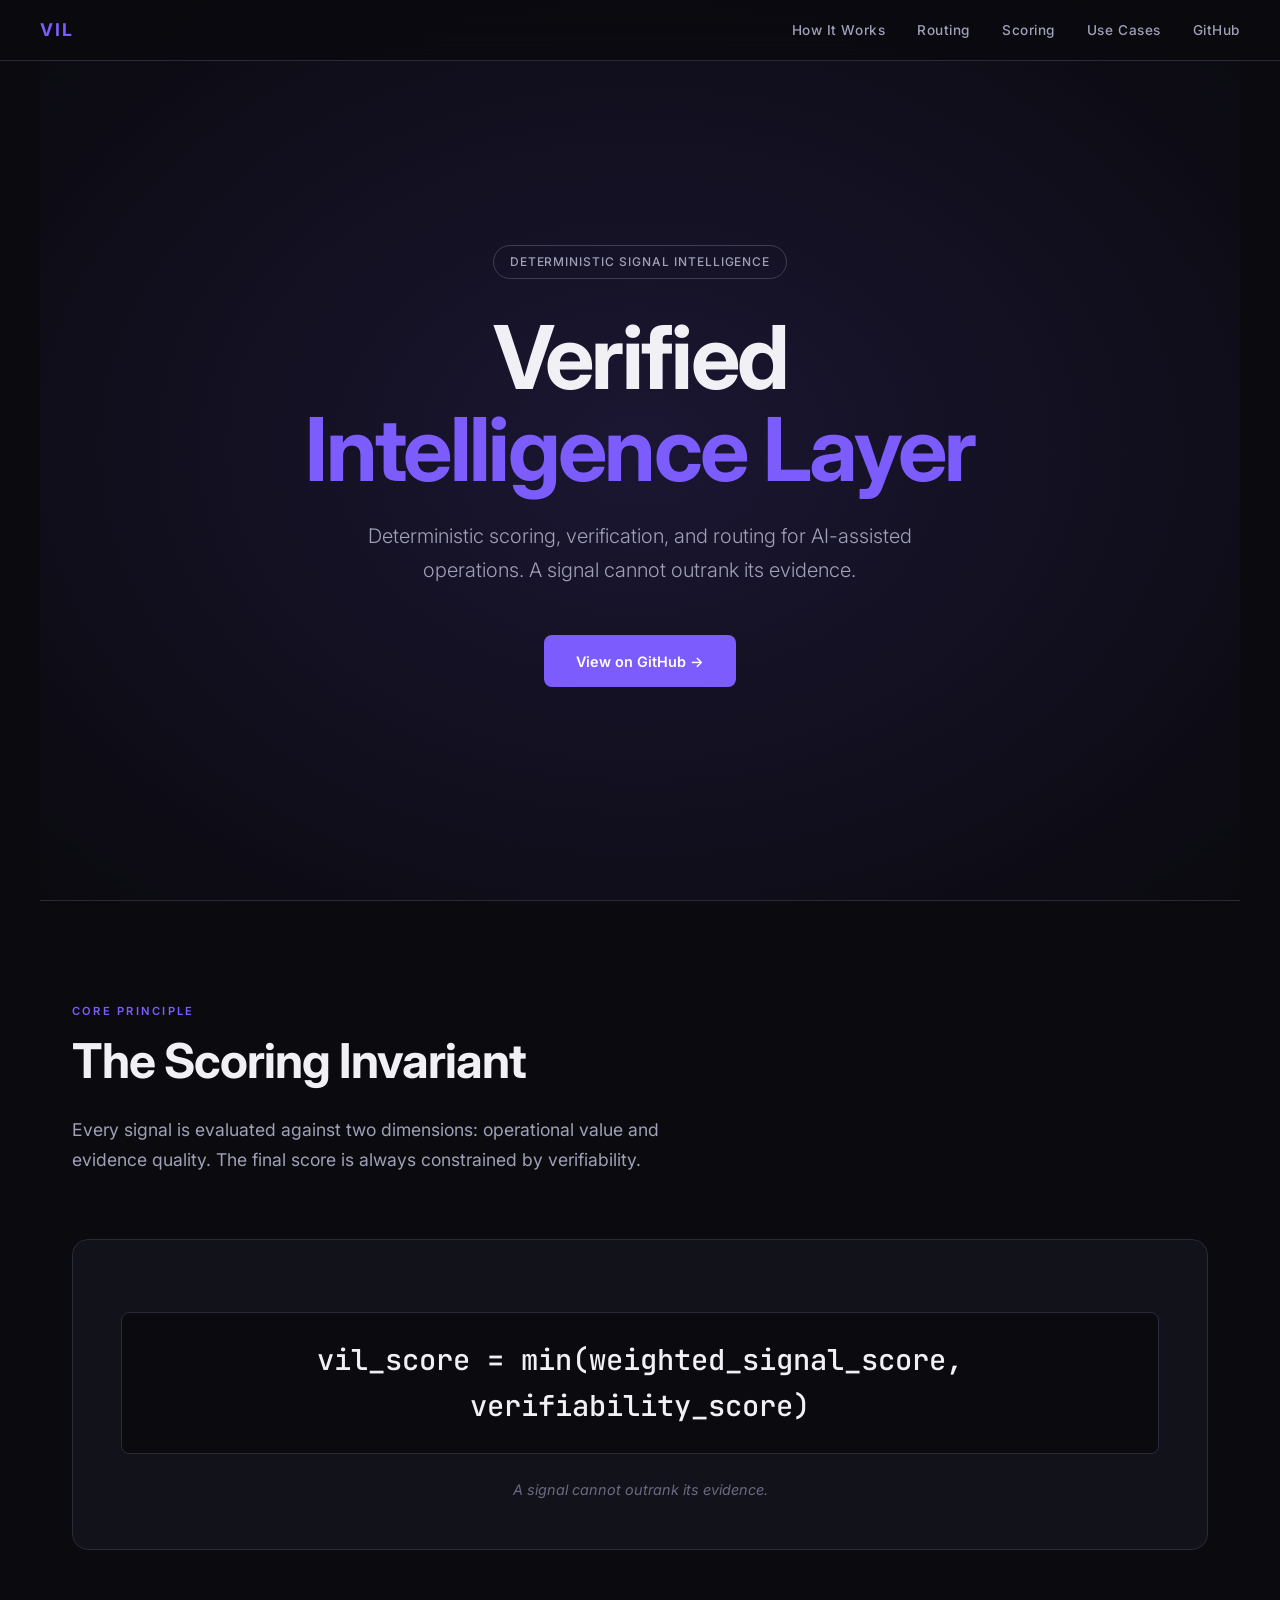
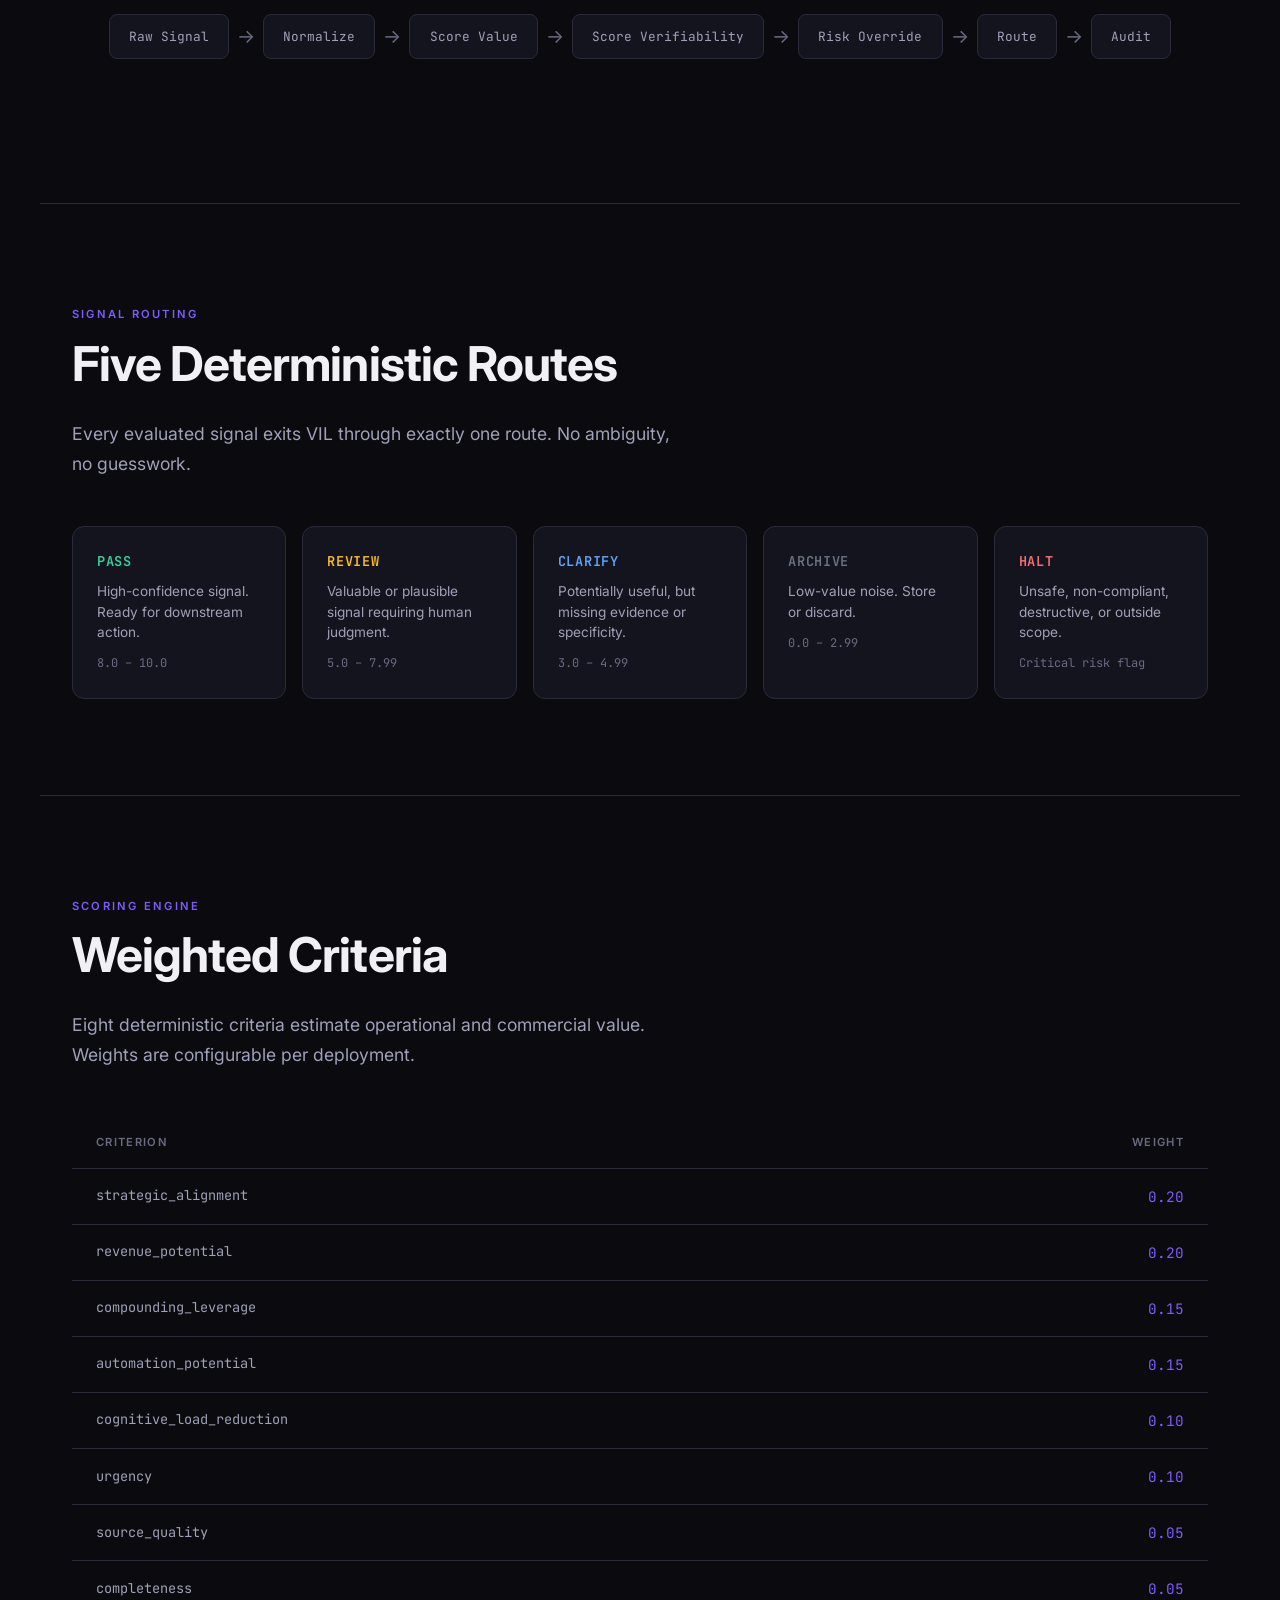
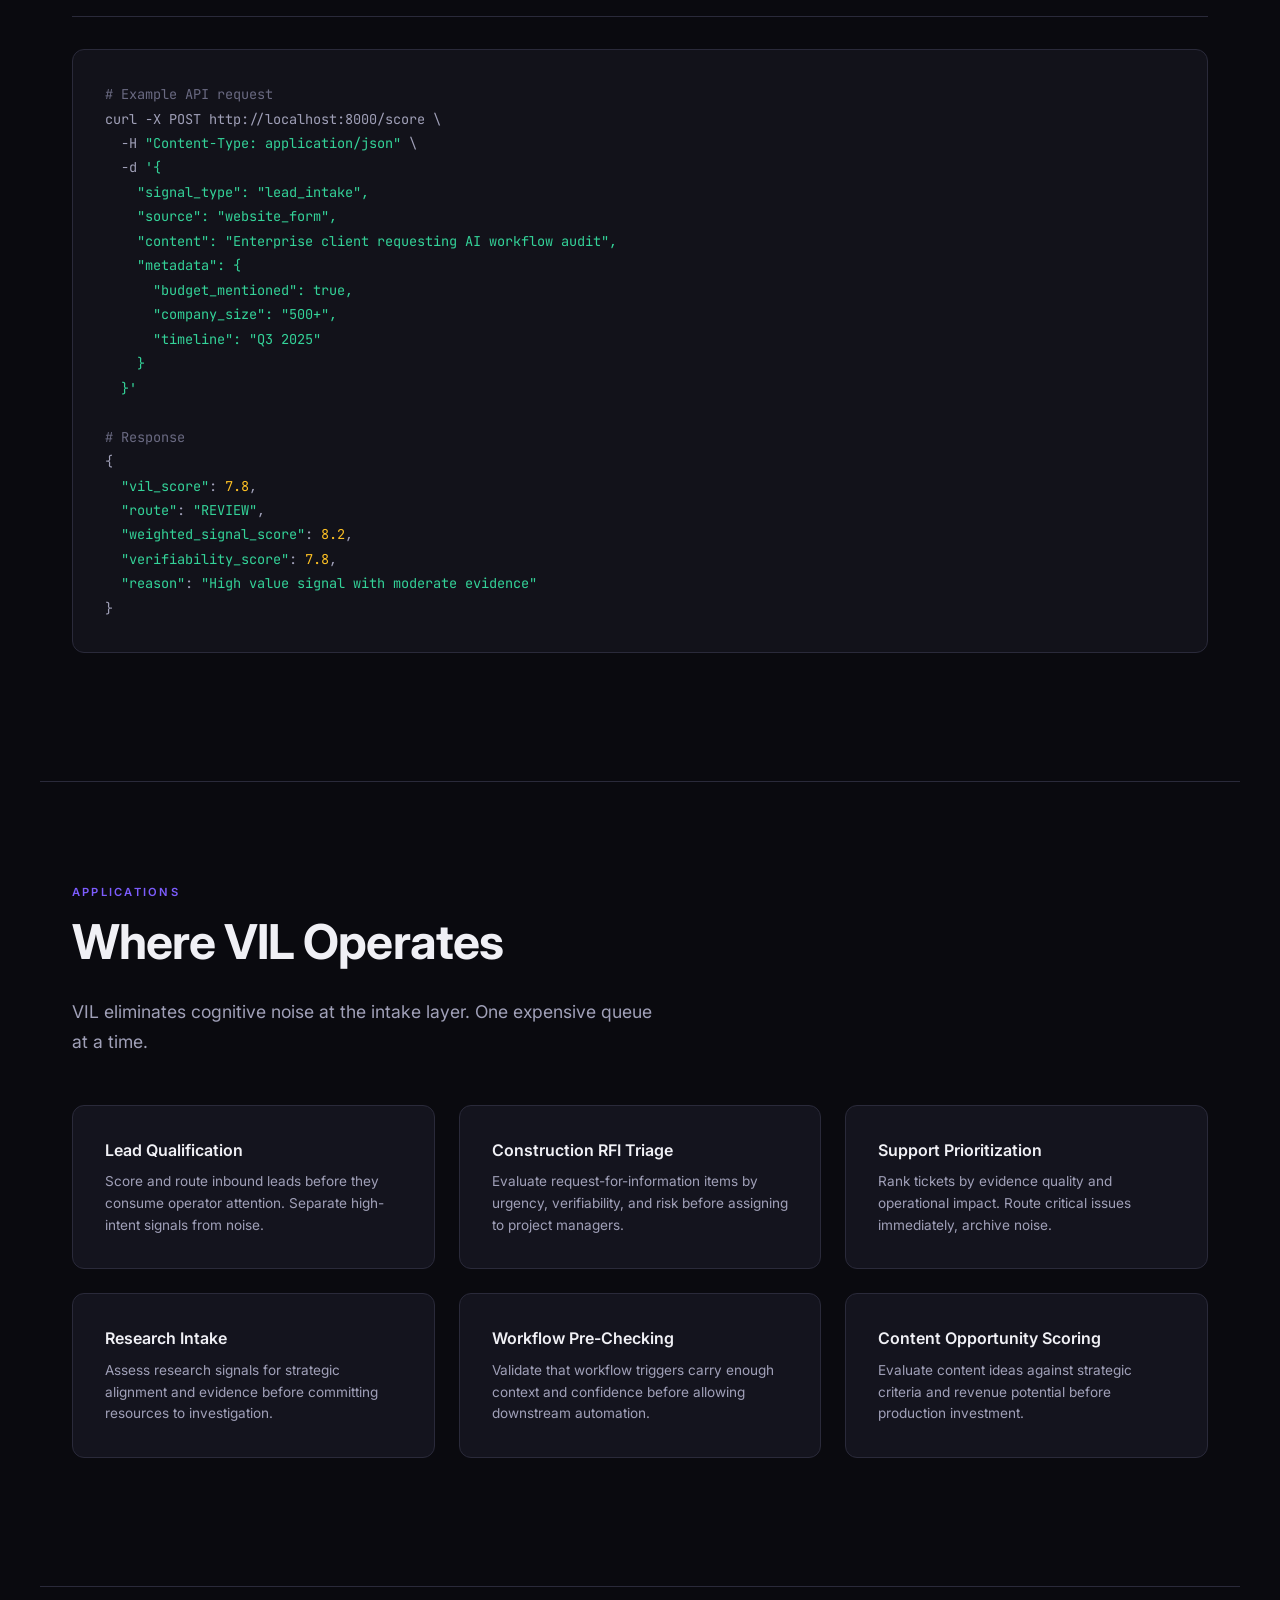
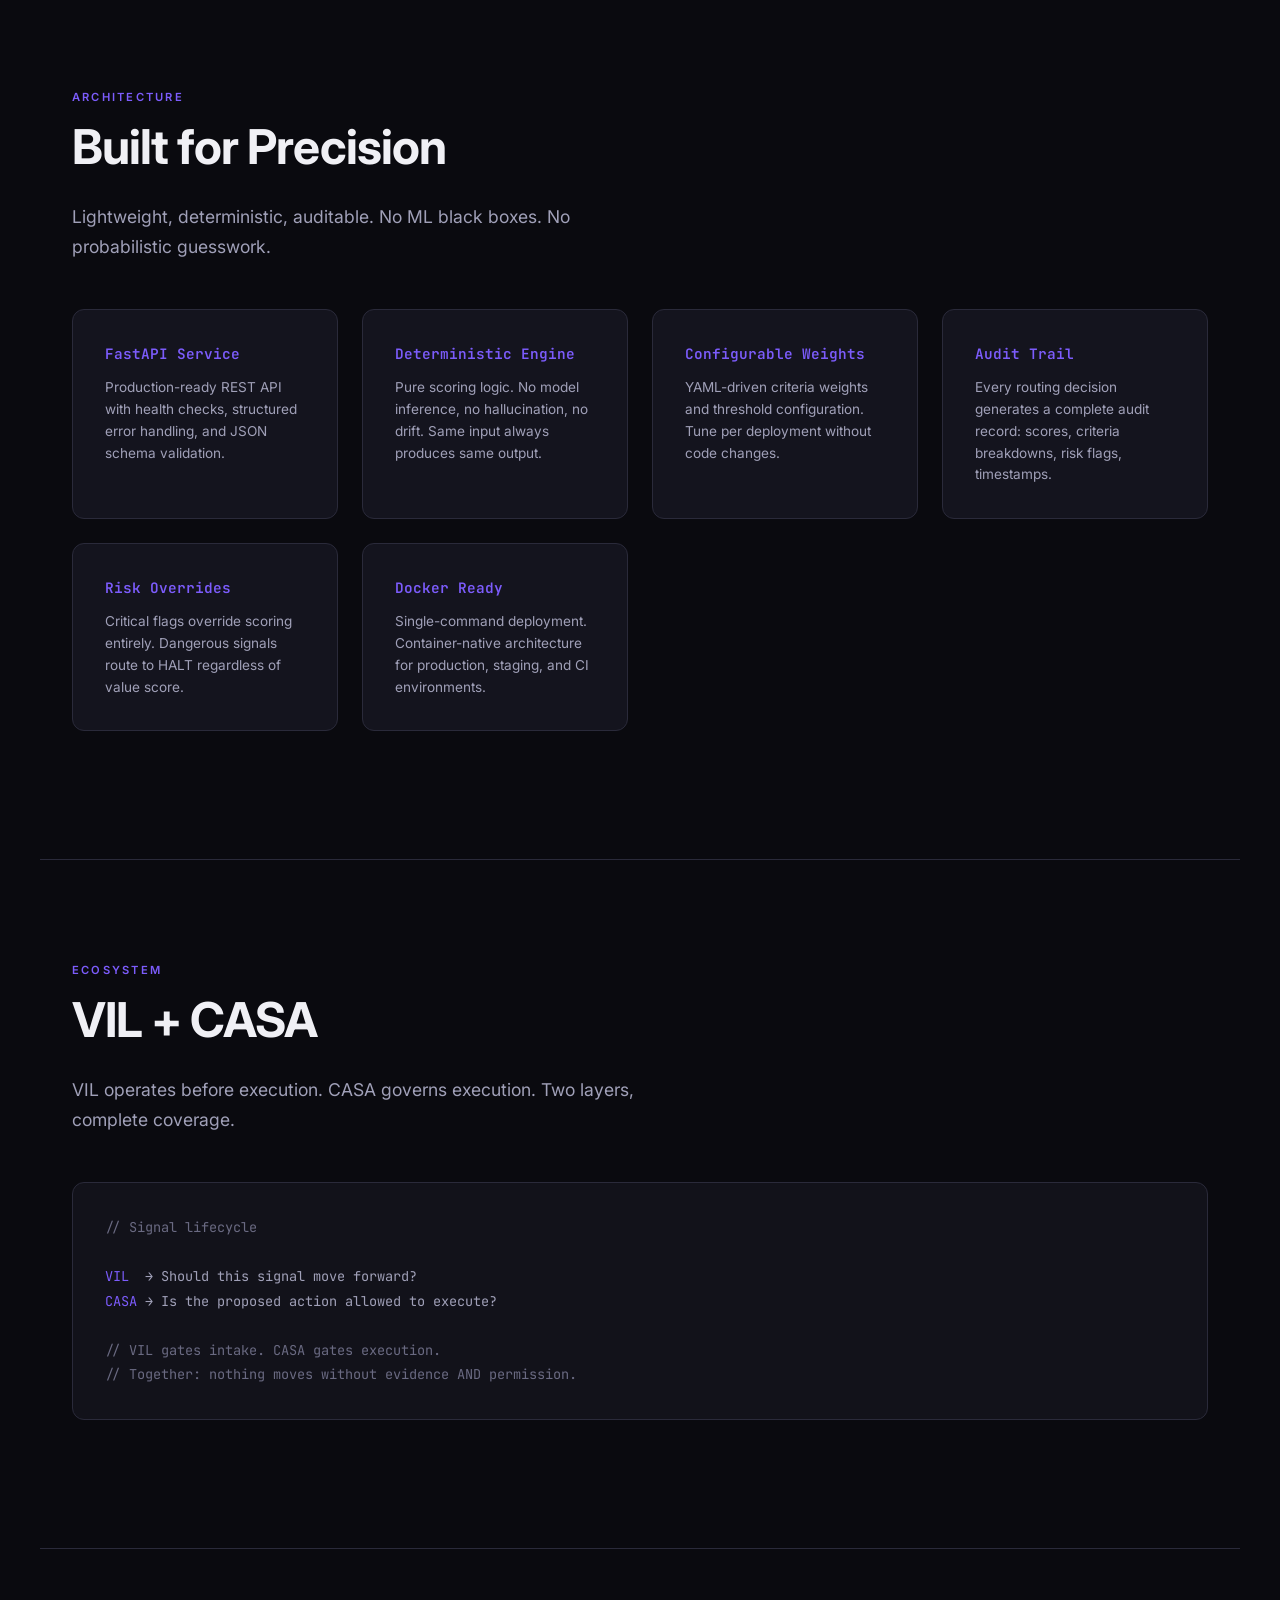
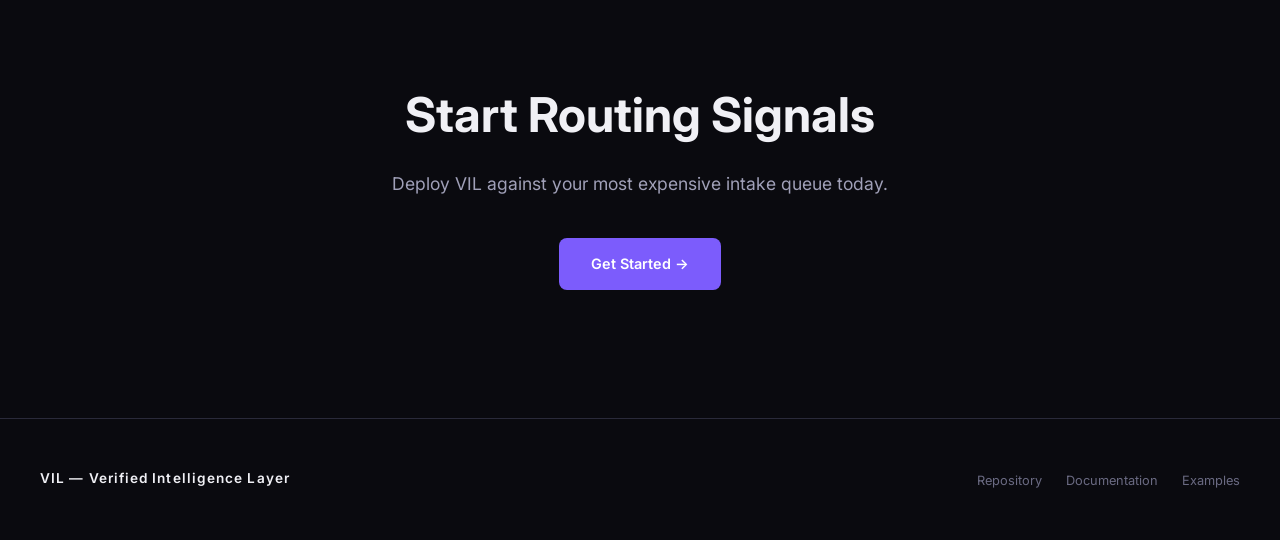
<file: site/index.html>
<!DOCTYPE html>
<html lang="en">
<head>
    <meta charset="UTF-8">
    <meta name="viewport" content="width=device-width, initial-scale=1.0">
    <title>VIL — Verified Intelligence Layer</title>
    <meta name="description" content="Deterministic signal scoring, verification, routing, and audit for AI-assisted operations.">
    <link rel="preconnect" href="https://fonts.googleapis.com">
    <link rel="preconnect" href="https://fonts.gstatic.com" crossorigin>
    <link href="https://fonts.googleapis.com/css2?family=Inter:wght@300;400;500;600;700&family=JetBrains+Mono:wght@400;500&display=swap" rel="stylesheet">
    <style>
        :root {
            --bg-primary: #0a0a0f;
            --bg-secondary: #12121a;
            --bg-tertiary: #1a1a26;
            --bg-card: #14141e;
            --border: #2a2a3a;
            --border-accent: #3d3d55;
            --text-primary: #f0f0f5;
            --text-secondary: #a0a0b8;
            --text-muted: #6a6a82;
            --accent: #7c5cfc;
            --accent-dim: #5a3fd4;
            --accent-glow: rgba(124, 92, 252, 0.15);
            --pass: #34d399;
            --review: #fbbf24;
            --clarify: #60a5fa;
            --archive: #6b7280;
            --halt: #f87171;
            --font-sans: 'Inter', -apple-system, BlinkMacSystemFont, sans-serif;
            --font-mono: 'JetBrains Mono', 'Fira Code', monospace;
        }

        * { margin: 0; padding: 0; box-sizing: border-box; }

        html { scroll-behavior: smooth; }

        body {
            font-family: var(--font-sans);
            background: var(--bg-primary);
            color: var(--text-primary);
            line-height: 1.6;
            -webkit-font-smoothing: antialiased;
        }

        /* Navigation */
        nav {
            position: fixed;
            top: 0;
            left: 0;
            right: 0;
            z-index: 100;
            padding: 1rem 2rem;
            background: rgba(10, 10, 15, 0.85);
            backdrop-filter: blur(20px);
            border-bottom: 1px solid var(--border);
        }

        .nav-inner {
            max-width: 1200px;
            margin: 0 auto;
            display: flex;
            justify-content: space-between;
            align-items: center;
        }

        .nav-brand {
            font-size: 1.1rem;
            font-weight: 700;
            letter-spacing: 0.12em;
            color: var(--text-primary);
            text-decoration: none;
        }

        .nav-brand span { color: var(--accent); }

        .nav-links {
            display: flex;
            gap: 2rem;
            list-style: none;
        }

        .nav-links a {
            color: var(--text-secondary);
            text-decoration: none;
            font-size: 0.85rem;
            font-weight: 500;
            letter-spacing: 0.04em;
            transition: color 0.2s;
        }

        .nav-links a:hover { color: var(--text-primary); }

        /* Hero */
        .hero {
            min-height: 100vh;
            display: flex;
            align-items: center;
            justify-content: center;
            text-align: center;
            padding: 6rem 2rem 4rem;
            position: relative;
            overflow: hidden;
        }

        .hero::before {
            content: '';
            position: absolute;
            top: -50%;
            left: -50%;
            width: 200%;
            height: 200%;
            background: radial-gradient(ellipse at center, var(--accent-glow) 0%, transparent 50%);
            animation: pulse 8s ease-in-out infinite;
        }

        @keyframes pulse {
            0%, 100% { opacity: 0.4; transform: scale(1); }
            50% { opacity: 0.7; transform: scale(1.05); }
        }

        .hero-content {
            position: relative;
            z-index: 1;
            max-width: 800px;
        }

        .hero-badge {
            display: inline-block;
            padding: 0.4rem 1rem;
            border: 1px solid var(--border-accent);
            border-radius: 100px;
            font-size: 0.75rem;
            font-weight: 500;
            letter-spacing: 0.08em;
            color: var(--text-secondary);
            margin-bottom: 2rem;
            text-transform: uppercase;
        }

        .hero h1 {
            font-size: clamp(3rem, 8vw, 5.5rem);
            font-weight: 700;
            letter-spacing: -0.03em;
            line-height: 1.05;
            margin-bottom: 1.5rem;
        }

        .hero h1 .accent { color: var(--accent); }

        .hero-sub {
            font-size: 1.25rem;
            color: var(--text-secondary);
            font-weight: 300;
            max-width: 600px;
            margin: 0 auto 3rem;
            line-height: 1.7;
        }

        .hero-cta {
            display: inline-flex;
            align-items: center;
            gap: 0.5rem;
            padding: 0.9rem 2rem;
            background: var(--accent);
            color: #fff;
            border-radius: 8px;
            text-decoration: none;
            font-weight: 600;
            font-size: 0.9rem;
            transition: all 0.2s;
            border: none;
            cursor: pointer;
        }

        .hero-cta:hover {
            background: var(--accent-dim);
            transform: translateY(-1px);
            box-shadow: 0 8px 30px rgba(124, 92, 252, 0.3);
        }

        /* Sections */
        section {
            padding: 6rem 2rem;
            max-width: 1200px;
            margin: 0 auto;
        }

        .section-label {
            font-size: 0.7rem;
            font-weight: 600;
            letter-spacing: 0.2em;
            text-transform: uppercase;
            color: var(--accent);
            margin-bottom: 1rem;
        }

        .section-title {
            font-size: clamp(2rem, 4vw, 3rem);
            font-weight: 700;
            letter-spacing: -0.02em;
            margin-bottom: 1rem;
        }

        .section-desc {
            font-size: 1.1rem;
            color: var(--text-secondary);
            max-width: 600px;
            line-height: 1.7;
            margin-bottom: 3rem;
        }

        /* Invariant Block */
        .invariant {
            background: var(--bg-secondary);
            border: 1px solid var(--border);
            border-radius: 16px;
            padding: 3rem;
            text-align: center;
            margin: 4rem 0;
        }

        .invariant-formula {
            font-family: var(--font-mono);
            font-size: clamp(1.2rem, 3vw, 1.8rem);
            font-weight: 500;
            color: var(--text-primary);
            margin: 1.5rem 0;
            padding: 1.5rem;
            background: var(--bg-primary);
            border-radius: 8px;
            border: 1px solid var(--border);
        }

        .invariant-note {
            color: var(--text-muted);
            font-size: 0.9rem;
            font-style: italic;
        }

        /* Flow Diagram */
        .flow {
            display: flex;
            align-items: center;
            justify-content: center;
            flex-wrap: wrap;
            gap: 0.5rem;
            margin: 3rem 0;
        }

        .flow-step {
            padding: 0.7rem 1.2rem;
            background: var(--bg-card);
            border: 1px solid var(--border);
            border-radius: 8px;
            font-family: var(--font-mono);
            font-size: 0.8rem;
            color: var(--text-secondary);
            white-space: nowrap;
        }

        .flow-arrow {
            color: var(--text-muted);
            font-size: 1.2rem;
        }

        /* Route Cards */
        .routes-grid {
            display: grid;
            grid-template-columns: repeat(auto-fit, minmax(200px, 1fr));
            gap: 1rem;
        }

        .route-card {
            background: var(--bg-card);
            border: 1px solid var(--border);
            border-radius: 12px;
            padding: 1.5rem;
            transition: border-color 0.2s, transform 0.2s;
        }

        .route-card:hover {
            border-color: var(--border-accent);
            transform: translateY(-2px);
        }

        .route-card .route-name {
            font-family: var(--font-mono);
            font-size: 0.85rem;
            font-weight: 600;
            letter-spacing: 0.05em;
            margin-bottom: 0.5rem;
        }

        .route-card .route-desc {
            font-size: 0.85rem;
            color: var(--text-secondary);
            line-height: 1.5;
        }

        .route-card .route-score {
            font-family: var(--font-mono);
            font-size: 0.75rem;
            color: var(--text-muted);
            margin-top: 0.75rem;
        }

        .route-pass .route-name { color: var(--pass); }
        .route-review .route-name { color: var(--review); }
        .route-clarify .route-name { color: var(--clarify); }
        .route-archive .route-name { color: var(--archive); }
        .route-halt .route-name { color: var(--halt); }

        /* Criteria Table */
        .criteria-table {
            width: 100%;
            border-collapse: collapse;
            margin: 2rem 0;
        }

        .criteria-table th,
        .criteria-table td {
            padding: 1rem 1.5rem;
            text-align: left;
            border-bottom: 1px solid var(--border);
        }

        .criteria-table th {
            font-size: 0.7rem;
            font-weight: 600;
            letter-spacing: 0.12em;
            text-transform: uppercase;
            color: var(--text-muted);
        }

        .criteria-table td {
            font-size: 0.9rem;
        }

        .criteria-table td:first-child {
            font-family: var(--font-mono);
            font-size: 0.85rem;
            color: var(--text-secondary);
        }

        .criteria-table td:last-child {
            font-family: var(--font-mono);
            color: var(--accent);
            text-align: right;
        }

        .criteria-table tr:hover td {
            background: var(--bg-secondary);
        }

        /* Use Cases */
        .use-cases {
            display: grid;
            grid-template-columns: repeat(auto-fit, minmax(280px, 1fr));
            gap: 1.5rem;
            margin: 2rem 0;
        }

        .use-case {
            padding: 2rem;
            background: var(--bg-card);
            border: 1px solid var(--border);
            border-radius: 12px;
            transition: border-color 0.2s;
        }

        .use-case:hover { border-color: var(--border-accent); }

        .use-case h3 {
            font-size: 1rem;
            font-weight: 600;
            margin-bottom: 0.5rem;
        }

        .use-case p {
            font-size: 0.85rem;
            color: var(--text-secondary);
            line-height: 1.6;
        }

        /* Code Block */
        .code-block {
            background: var(--bg-secondary);
            border: 1px solid var(--border);
            border-radius: 12px;
            padding: 2rem;
            overflow-x: auto;
            margin: 2rem 0;
        }

        .code-block pre {
            font-family: var(--font-mono);
            font-size: 0.85rem;
            line-height: 1.8;
            color: var(--text-secondary);
        }

        .code-block .comment { color: var(--text-muted); }
        .code-block .keyword { color: var(--accent); }
        .code-block .string { color: var(--pass); }
        .code-block .number { color: var(--review); }

        /* Architecture */
        .arch-grid {
            display: grid;
            grid-template-columns: repeat(auto-fit, minmax(250px, 1fr));
            gap: 1.5rem;
            margin: 2rem 0;
        }

        .arch-item {
            padding: 2rem;
            background: var(--bg-card);
            border: 1px solid var(--border);
            border-radius: 12px;
        }

        .arch-item h3 {
            font-family: var(--font-mono);
            font-size: 0.9rem;
            font-weight: 600;
            margin-bottom: 0.75rem;
            color: var(--accent);
        }

        .arch-item p {
            font-size: 0.85rem;
            color: var(--text-secondary);
            line-height: 1.6;
        }

        /* CTA Section */
        .cta-section {
            text-align: center;
            padding: 8rem 2rem;
            border-top: 1px solid var(--border);
        }

        .cta-section h2 {
            font-size: clamp(2rem, 4vw, 3rem);
            font-weight: 700;
            margin-bottom: 1rem;
        }

        .cta-section p {
            font-size: 1.1rem;
            color: var(--text-secondary);
            margin-bottom: 2.5rem;
        }

        /* Footer */
        footer {
            padding: 3rem 2rem;
            border-top: 1px solid var(--border);
            text-align: center;
        }

        .footer-inner {
            max-width: 1200px;
            margin: 0 auto;
            display: flex;
            justify-content: space-between;
            align-items: center;
        }

        .footer-brand {
            font-weight: 600;
            font-size: 0.85rem;
            letter-spacing: 0.08em;
        }

        .footer-links {
            display: flex;
            gap: 1.5rem;
            list-style: none;
        }

        .footer-links a {
            color: var(--text-muted);
            text-decoration: none;
            font-size: 0.8rem;
            transition: color 0.2s;
        }

        .footer-links a:hover { color: var(--text-secondary); }

        /* Responsive */
        @media (max-width: 768px) {
            .nav-links { display: none; }
            .footer-inner { flex-direction: column; gap: 1.5rem; }
            .flow { flex-direction: column; }
            .flow-arrow { transform: rotate(90deg); }
            section { padding: 4rem 1.5rem; }
        }

        /* Divider */
        .divider {
            width: 100%;
            height: 1px;
            background: var(--border);
            max-width: 1200px;
            margin: 0 auto;
        }
    </style>
</head>
<body>

    <!-- Navigation -->
    <nav>
        <div class="nav-inner">
            <a href="#" class="nav-brand"><span>VIL</span></a>
            <ul class="nav-links">
                <li><a href="#how-it-works">How It Works</a></li>
                <li><a href="#routing">Routing</a></li>
                <li><a href="#scoring">Scoring</a></li>
                <li><a href="#use-cases">Use Cases</a></li>
                <li><a href="https://github.com/dburt-proex/VIL_deterministic_scoring_engine">GitHub</a></li>
            </ul>
        </div>
    </nav>

    <!-- Hero -->
    <section class="hero">
        <div class="hero-content">
            <div class="hero-badge">Deterministic Signal Intelligence</div>
            <h1>Verified<br><span class="accent">Intelligence Layer</span></h1>
            <p class="hero-sub">
                Deterministic scoring, verification, and routing for AI-assisted operations. 
                A signal cannot outrank its evidence.
            </p>
            <a href="https://github.com/dburt-proex/VIL_deterministic_scoring_engine" class="hero-cta">
                View on GitHub →
            </a>
        </div>
    </section>

    <div class="divider"></div>

    <!-- Core Invariant -->
    <section id="how-it-works">
        <span class="section-label">Core Principle</span>
        <h2 class="section-title">The Scoring Invariant</h2>
        <p class="section-desc">
            Every signal is evaluated against two dimensions: operational value and evidence quality. 
            The final score is always constrained by verifiability.
        </p>

        <div class="invariant">
            <div class="invariant-formula">
                vil_score = min(weighted_signal_score, verifiability_score)
            </div>
            <p class="invariant-note">A signal cannot outrank its evidence.</p>
        </div>

        <!-- Flow -->
        <div class="flow">
            <div class="flow-step">Raw Signal</div>
            <span class="flow-arrow">→</span>
            <div class="flow-step">Normalize</div>
            <span class="flow-arrow">→</span>
            <div class="flow-step">Score Value</div>
            <span class="flow-arrow">→</span>
            <div class="flow-step">Score Verifiability</div>
            <span class="flow-arrow">→</span>
            <div class="flow-step">Risk Override</div>
            <span class="flow-arrow">→</span>
            <div class="flow-step">Route</div>
            <span class="flow-arrow">→</span>
            <div class="flow-step">Audit</div>
        </div>
    </section>

    <div class="divider"></div>

    <!-- Routing -->
    <section id="routing">
        <span class="section-label">Signal Routing</span>
        <h2 class="section-title">Five Deterministic Routes</h2>
        <p class="section-desc">
            Every evaluated signal exits VIL through exactly one route. No ambiguity, no guesswork.
        </p>

        <div class="routes-grid">
            <div class="route-card route-pass">
                <div class="route-name">PASS</div>
                <div class="route-desc">High-confidence signal. Ready for downstream action.</div>
                <div class="route-score">8.0 – 10.0</div>
            </div>
            <div class="route-card route-review">
                <div class="route-name">REVIEW</div>
                <div class="route-desc">Valuable or plausible signal requiring human judgment.</div>
                <div class="route-score">5.0 – 7.99</div>
            </div>
            <div class="route-card route-clarify">
                <div class="route-name">CLARIFY</div>
                <div class="route-desc">Potentially useful, but missing evidence or specificity.</div>
                <div class="route-score">3.0 – 4.99</div>
            </div>
            <div class="route-card route-archive">
                <div class="route-name">ARCHIVE</div>
                <div class="route-desc">Low-value noise. Store or discard.</div>
                <div class="route-score">0.0 – 2.99</div>
            </div>
            <div class="route-card route-halt">
                <div class="route-name">HALT</div>
                <div class="route-desc">Unsafe, non-compliant, destructive, or outside scope.</div>
                <div class="route-score">Critical risk flag</div>
            </div>
        </div>
    </section>

    <div class="divider"></div>

    <!-- Scoring -->
    <section id="scoring">
        <span class="section-label">Scoring Engine</span>
        <h2 class="section-title">Weighted Criteria</h2>
        <p class="section-desc">
            Eight deterministic criteria estimate operational and commercial value. 
            Weights are configurable per deployment.
        </p>

        <table class="criteria-table">
            <thead>
                <tr>
                    <th>Criterion</th>
                    <th style="text-align: right;">Weight</th>
                </tr>
            </thead>
            <tbody>
                <tr><td>strategic_alignment</td><td>0.20</td></tr>
                <tr><td>revenue_potential</td><td>0.20</td></tr>
                <tr><td>compounding_leverage</td><td>0.15</td></tr>
                <tr><td>automation_potential</td><td>0.15</td></tr>
                <tr><td>cognitive_load_reduction</td><td>0.10</td></tr>
                <tr><td>urgency</td><td>0.10</td></tr>
                <tr><td>source_quality</td><td>0.05</td></tr>
                <tr><td>completeness</td><td>0.05</td></tr>
            </tbody>
        </table>

        <div class="code-block">
            <pre><span class="comment"># Example API request</span>
curl -X POST http://localhost:8000/score \
  -H <span class="string">"Content-Type: application/json"</span> \
  -d <span class="string">'{
    "signal_type": "lead_intake",
    "source": "website_form",
    "content": "Enterprise client requesting AI workflow audit",
    "metadata": {
      "budget_mentioned": true,
      "company_size": "500+",
      "timeline": "Q3 2025"
    }
  }'</span>

<span class="comment"># Response</span>
{
  <span class="string">"vil_score"</span>: <span class="number">7.8</span>,
  <span class="string">"route"</span>: <span class="string">"REVIEW"</span>,
  <span class="string">"weighted_signal_score"</span>: <span class="number">8.2</span>,
  <span class="string">"verifiability_score"</span>: <span class="number">7.8</span>,
  <span class="string">"reason"</span>: <span class="string">"High value signal with moderate evidence"</span>
}</pre>
        </div>
    </section>

    <div class="divider"></div>

    <!-- Use Cases -->
    <section id="use-cases">
        <span class="section-label">Applications</span>
        <h2 class="section-title">Where VIL Operates</h2>
        <p class="section-desc">
            VIL eliminates cognitive noise at the intake layer. One expensive queue at a time.
        </p>

        <div class="use-cases">
            <div class="use-case">
                <h3>Lead Qualification</h3>
                <p>Score and route inbound leads before they consume operator attention. Separate high-intent signals from noise.</p>
            </div>
            <div class="use-case">
                <h3>Construction RFI Triage</h3>
                <p>Evaluate request-for-information items by urgency, verifiability, and risk before assigning to project managers.</p>
            </div>
            <div class="use-case">
                <h3>Support Prioritization</h3>
                <p>Rank tickets by evidence quality and operational impact. Route critical issues immediately, archive noise.</p>
            </div>
            <div class="use-case">
                <h3>Research Intake</h3>
                <p>Assess research signals for strategic alignment and evidence before committing resources to investigation.</p>
            </div>
            <div class="use-case">
                <h3>Workflow Pre-Checking</h3>
                <p>Validate that workflow triggers carry enough context and confidence before allowing downstream automation.</p>
            </div>
            <div class="use-case">
                <h3>Content Opportunity Scoring</h3>
                <p>Evaluate content ideas against strategic criteria and revenue potential before production investment.</p>
            </div>
        </div>
    </section>

    <div class="divider"></div>

    <!-- Architecture -->
    <section id="architecture">
        <span class="section-label">Architecture</span>
        <h2 class="section-title">Built for Precision</h2>
        <p class="section-desc">
            Lightweight, deterministic, auditable. No ML black boxes. No probabilistic guesswork.
        </p>

        <div class="arch-grid">
            <div class="arch-item">
                <h3>FastAPI Service</h3>
                <p>Production-ready REST API with health checks, structured error handling, and JSON schema validation.</p>
            </div>
            <div class="arch-item">
                <h3>Deterministic Engine</h3>
                <p>Pure scoring logic. No model inference, no hallucination, no drift. Same input always produces same output.</p>
            </div>
            <div class="arch-item">
                <h3>Configurable Weights</h3>
                <p>YAML-driven criteria weights and threshold configuration. Tune per deployment without code changes.</p>
            </div>
            <div class="arch-item">
                <h3>Audit Trail</h3>
                <p>Every routing decision generates a complete audit record: scores, criteria breakdowns, risk flags, timestamps.</p>
            </div>
            <div class="arch-item">
                <h3>Risk Overrides</h3>
                <p>Critical flags override scoring entirely. Dangerous signals route to HALT regardless of value score.</p>
            </div>
            <div class="arch-item">
                <h3>Docker Ready</h3>
                <p>Single-command deployment. Container-native architecture for production, staging, and CI environments.</p>
            </div>
        </div>
    </section>

    <div class="divider"></div>

    <!-- Relationship to CASA -->
    <section>
        <span class="section-label">Ecosystem</span>
        <h2 class="section-title">VIL + CASA</h2>
        <p class="section-desc">
            VIL operates before execution. CASA governs execution. Two layers, complete coverage.
        </p>

        <div class="code-block">
            <pre><span class="comment">// Signal lifecycle</span>

<span class="keyword">VIL</span>  → Should this signal move forward?
<span class="keyword">CASA</span> → Is the proposed action allowed to execute?

<span class="comment">// VIL gates intake. CASA gates execution.</span>
<span class="comment">// Together: nothing moves without evidence AND permission.</span></pre>
        </div>
    </section>

    <!-- CTA -->
    <section class="cta-section">
        <h2>Start Routing Signals</h2>
        <p>Deploy VIL against your most expensive intake queue today.</p>
        <a href="https://github.com/dburt-proex/VIL_deterministic_scoring_engine" class="hero-cta">
            Get Started →
        </a>
    </section>

    <!-- Footer -->
    <footer>
        <div class="footer-inner">
            <div class="footer-brand">VIL — Verified Intelligence Layer</div>
            <ul class="footer-links">
                <li><a href="https://github.com/dburt-proex/VIL_deterministic_scoring_engine">Repository</a></li>
                <li><a href="https://github.com/dburt-proex/VIL_deterministic_scoring_engine/tree/main/docs">Documentation</a></li>
                <li><a href="https://github.com/dburt-proex/VIL_deterministic_scoring_engine/tree/main/examples">Examples</a></li>
            </ul>
        </div>
    </footer>

</body>
</html>
</file>
